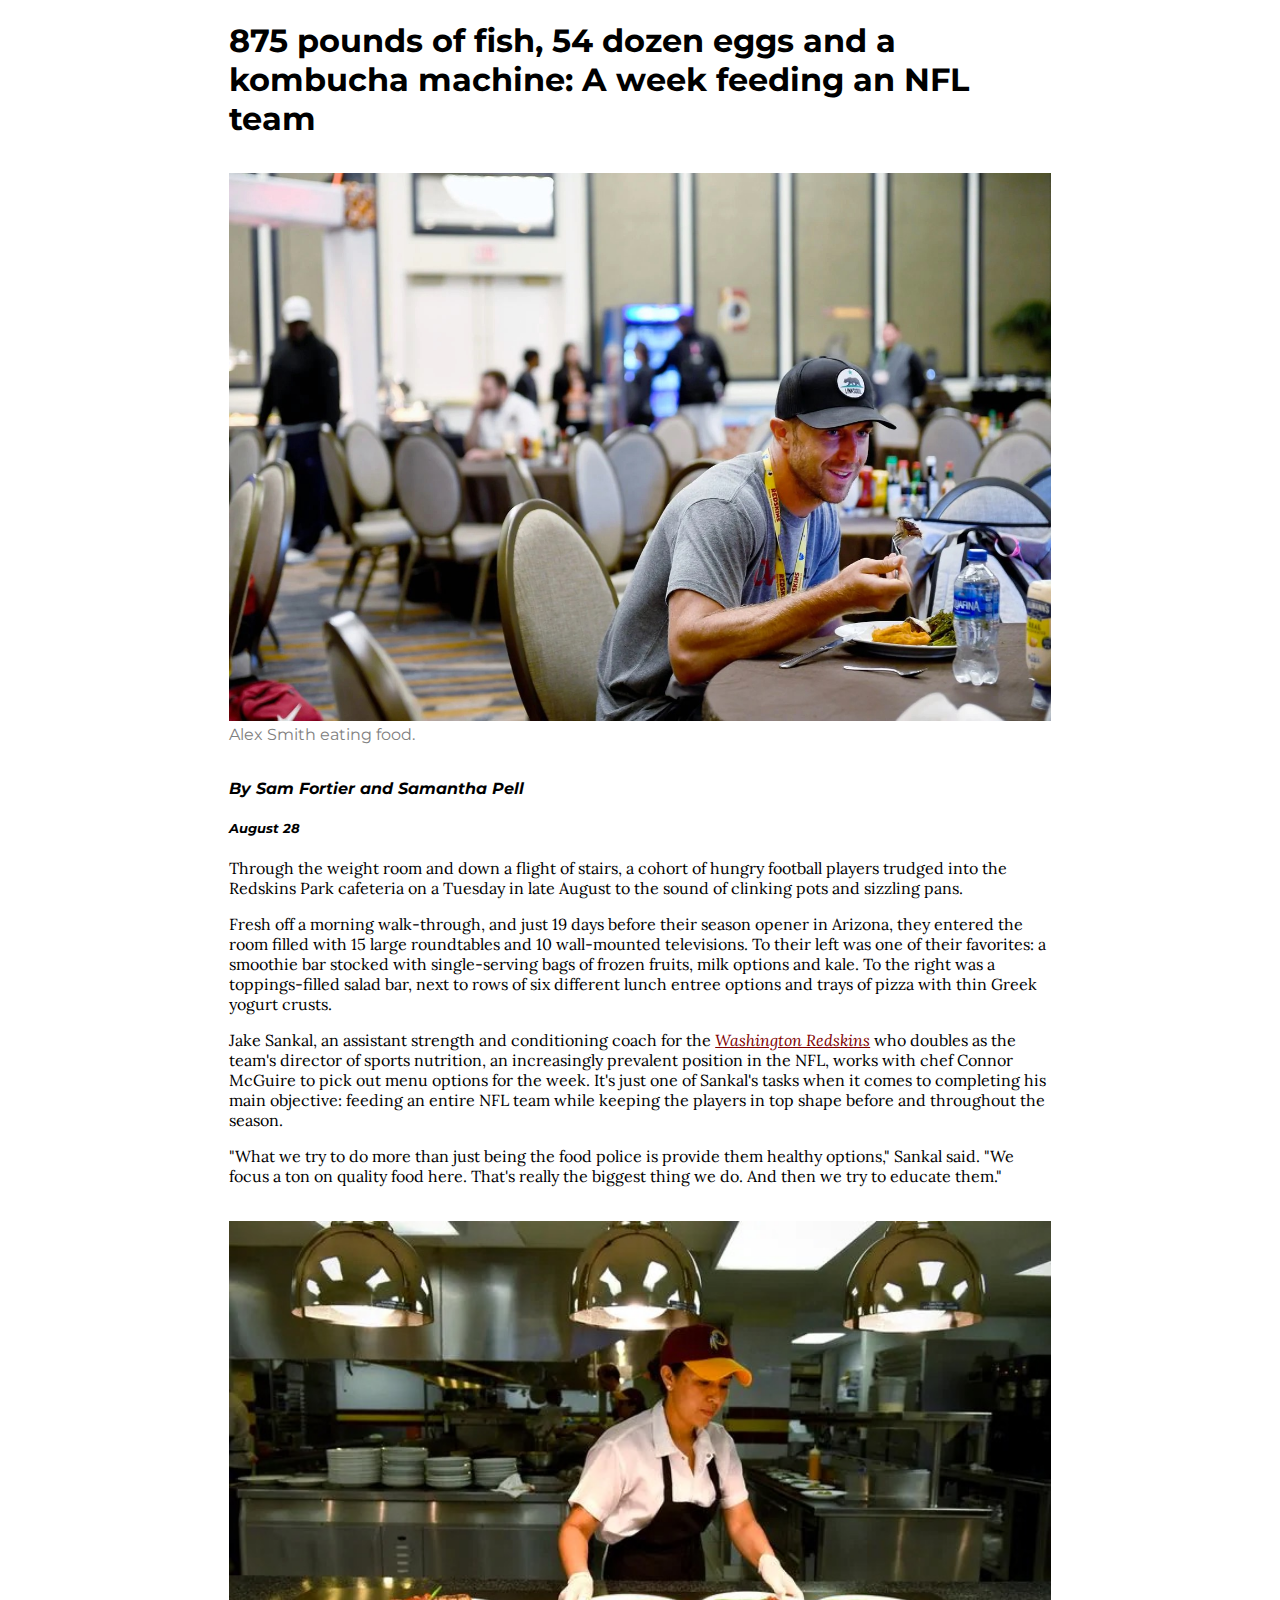
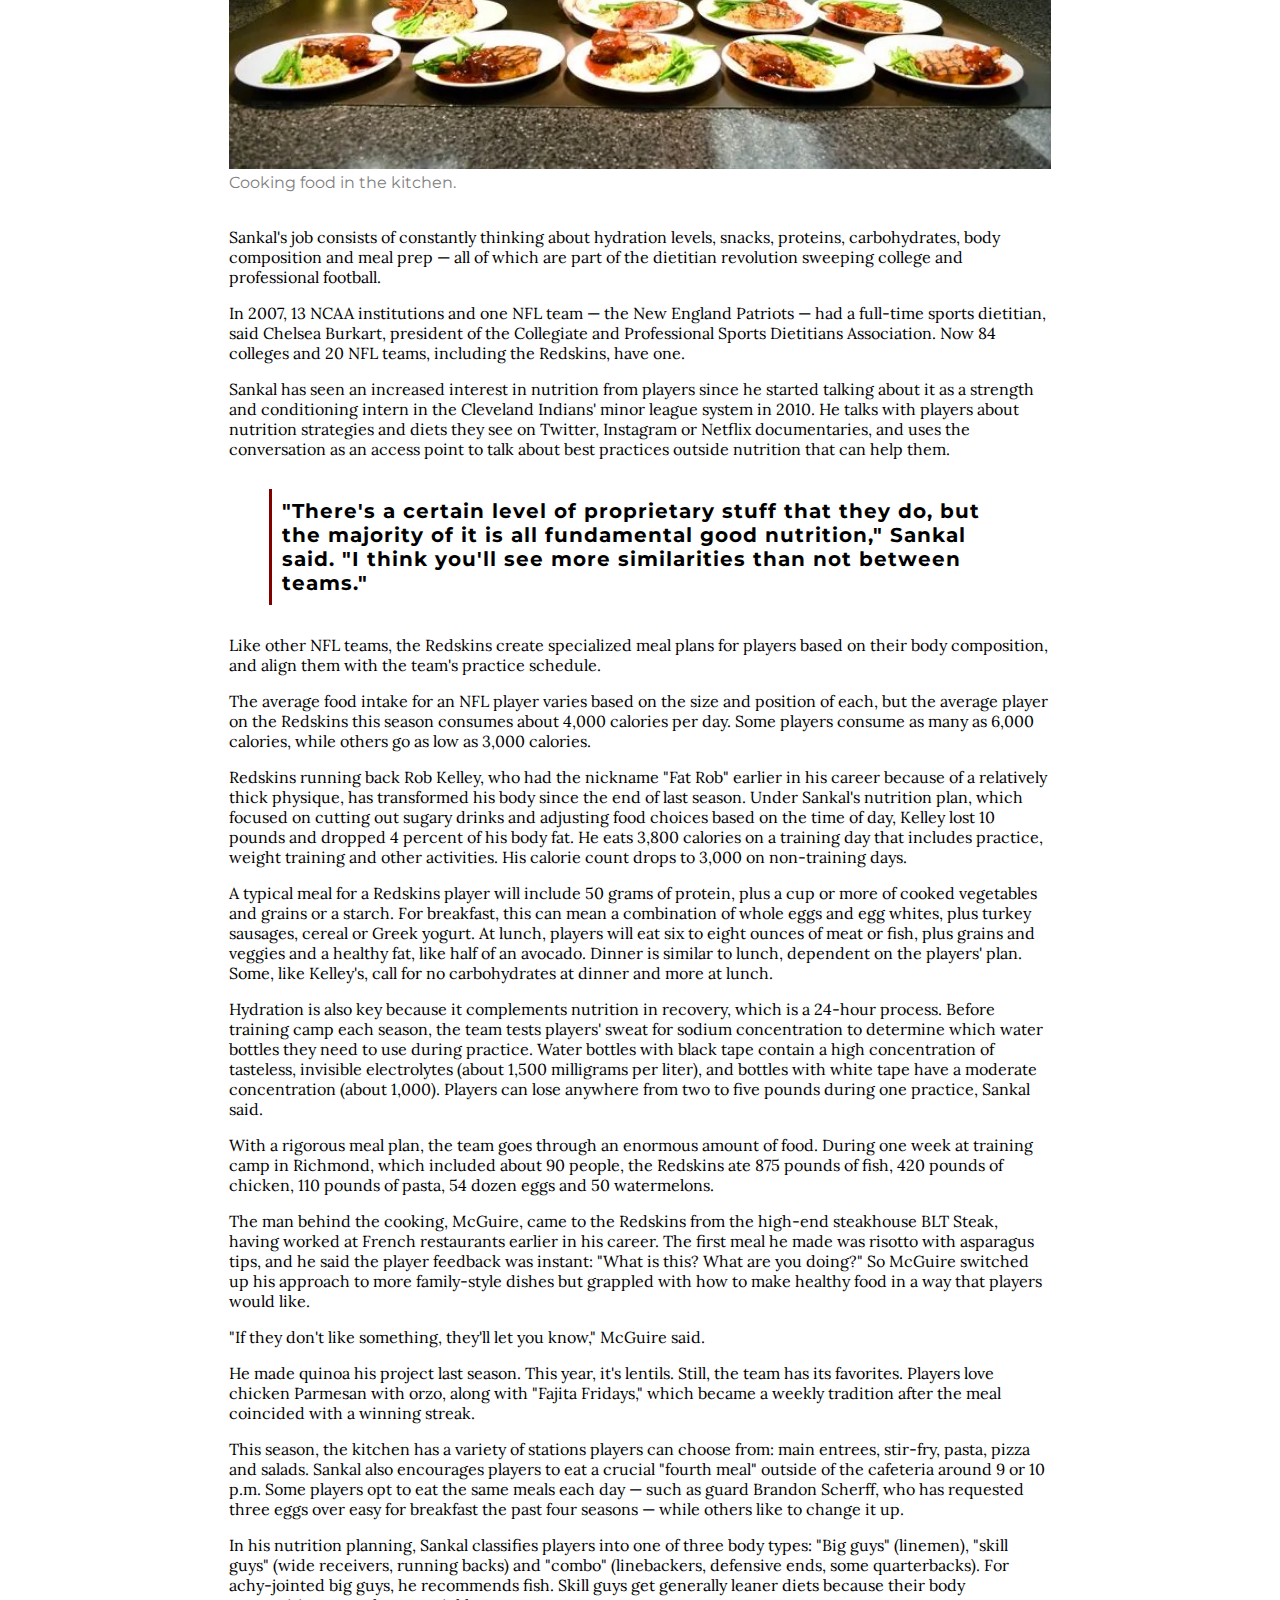
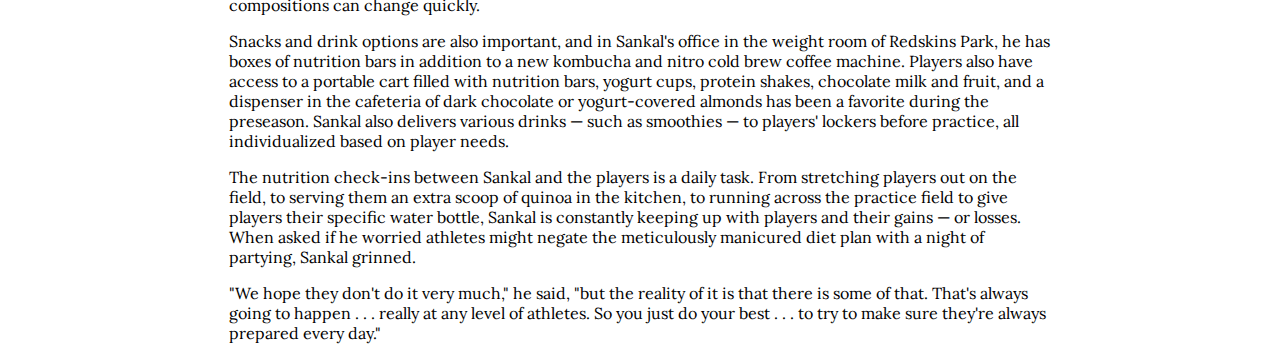
<file: class/midterm-review/index.html>
<!DOCTYPE html>
<html lang = "en">
<head>
    <title>Feeding an NFL team</title>
    <link href="styles.css" type="text/css" rel="stylesheet"/>
    <meta charset="utf-8">
    <meta name="viewport" content="width=device-width, initial-scale=1.0, user-scalable=no">
    <link rel="preconnect" href="https://fonts.googleapis.com">
    <link rel="preconnect" href="https://fonts.gstatic.com" crossorigin>
    <link href="https://fonts.googleapis.com/css2?family=Lora:ital,wght@0,400;0,700;1,400&family=Montserrat:ital,wght@0,400;0,700;1,400&display=swap" rel="stylesheet">
</head>
<body>
    <div id = 'content' class="content-wrapper">
        <h1>875 pounds of fish, 54 dozen eggs and a kombucha machine: A week feeding an NFL team</h1>
        <div class = "image-wrapper">
            <img class = "topper-image" src="img/redskins-food-image1.jpg" alt="Alex Smith eating food." />
            <p class = "caption">Alex Smith eating food.</p>
        </div>
        <h4>By Sam Fortier and Samantha Pell</h4>
        <h5>August 28</h5>
        <!-- STORY START-->
        <p>Through the weight room and down a flight of stairs, a cohort of hungry football players trudged into the Redskins Park cafeteria on a Tuesday in late August to the sound of clinking pots and sizzling pans.
        </p>
        <p>Fresh off a morning walk-through, and just 19 days before their season opener in Arizona, they entered the room filled with 15 large roundtables and 10 wall-mounted televisions. To their left was one of their favorites: a smoothie bar stocked with single-serving bags of frozen fruits, milk options and kale. To the right was a toppings-filled salad bar, next to rows of six different lunch entree options and trays of pizza with thin Greek yogurt crusts.
        </p>
        <p>Jake Sankal, an assistant strength and conditioning coach for the <a href="https://www.washingtonpost.com/sports/redskins/?itid=lk_inline_manual_5" target="_blank">Washington Redskins</a> who doubles as the team's director of sports nutrition, an increasingly prevalent position in the NFL, works with chef Connor McGuire to pick out menu options for the week. It's just one of Sankal's tasks when it comes to completing his main objective: feeding an entire NFL team while keeping the players in top shape before and throughout the season.
        </p>
        <p>"What we try to do more than just being the food police is provide them healthy options," Sankal said. "We focus a ton on quality food here. That's really the biggest thing we do. And then we try to educate them."
        </p>
        <div class = "image-wrapper topper-image">
            <img class = "topper-image" src="img/redskins-food-image2.jpg" alt="Cooking food." />
            <p class = "caption">Cooking food in the kitchen.</p>
        </div>
        <p>Sankal's job consists of constantly thinking about hydration levels, snacks, proteins, carbohydrates, body composition and meal prep — all of which are part of the dietitian revolution sweeping college and professional football.
        </p>
        <p>In 2007, 13 NCAA institutions and one NFL team — the New England Patriots — had a full-time sports dietitian, said Chelsea Burkart, president of the Collegiate and Professional Sports Dietitians Association. Now 84 colleges and 20 NFL teams, including the Redskins, have one.
        </p>
        <p>Sankal has seen an increased interest in nutrition from players since he started talking about it as a strength and conditioning intern in the Cleveland Indians' minor league system in 2010. He talks with players about nutrition strategies and diets they see on Twitter, Instagram or Netflix documentaries, and uses the conversation as an access point to talk about best practices outside nutrition that can help them.
        </p>

        <blockquote>"There's a certain level of proprietary stuff that they do, but the majority of it is all fundamental good nutrition," Sankal said. "I think you'll see more similarities than not between teams."
        </blockquote>

        <p>Like other NFL teams, the Redskins create specialized meal plans for players based on their body composition, and align them with the team's practice schedule.
        </p>
        <p>The average food intake for an NFL player varies based on the size and position of each, but the average player on the Redskins this season consumes about 4,000 calories per day. Some players consume as many as 6,000 calories, while others go as low as 3,000 calories.
        </p>
        <p>Redskins running back Rob Kelley, who had the nickname "Fat Rob" earlier in his career because of a relatively thick physique, has transformed his body since the end of last season. Under Sankal's nutrition plan, which focused on cutting out sugary drinks and adjusting food choices based on the time of day, Kelley lost 10 pounds and dropped 4 percent of his body fat. He eats 3,800 calories on a training day that includes practice, weight training and other activities. His calorie count drops to 3,000 on non-training days.
        </p>
        <p>A typical meal for a Redskins player will include 50 grams of protein, plus a cup or more of cooked vegetables and grains or a starch. For breakfast, this can mean a combination of whole eggs and egg whites, plus turkey sausages, cereal or Greek yogurt. At lunch, players will eat six to eight ounces of meat or fish, plus grains and veggies and a healthy fat, like half of an avocado. Dinner is similar to lunch, dependent on the players' plan. Some, like Kelley's, call for no carbohydrates at dinner and more at lunch.
        </p>
        <p>Hydration is also key because it complements nutrition in recovery, which is a 24-hour process. Before training camp each season, the team tests players' sweat for sodium concentration to determine which water bottles they need to use during practice. Water bottles with black tape contain a high concentration of tasteless, invisible electrolytes (about 1,500 milligrams per liter), and bottles with white tape have a moderate concentration (about 1,000). Players can lose anywhere from two to five pounds during one practice, Sankal said.
        </p>
        <p>With a rigorous meal plan, the team goes through an enormous amount of food. During one week at training camp in Richmond, which included about 90 people, the Redskins ate 875 pounds of fish, 420 pounds of chicken, 110 pounds of pasta, 54 dozen eggs and 50 watermelons.
        </p>
        <p>The man behind the cooking, McGuire, came to the Redskins from the high-end steakhouse BLT Steak, having worked at French restaurants earlier in his career. The first meal he made was risotto with asparagus tips, and he said the player feedback was instant: "What is this? What are you doing?" So McGuire switched up his approach to more family-style dishes but grappled with how to make healthy food in a way that players would like.
        </p>
        <p>"If they don't like something, they'll let you know," McGuire said.
        </p>
        <p>He made quinoa his project last season. This year, it's lentils. Still, the team has its favorites. Players love chicken Parmesan with orzo, along with "Fajita Fridays," which became a weekly tradition after the meal coincided with a winning streak.
        </p>
        <p>This season, the kitchen has a variety of stations players can choose from: main entrees, stir-fry, pasta, pizza and salads. Sankal also encourages players to eat a crucial "fourth meal" outside of the cafeteria around 9 or 10 p.m. Some players opt to eat the same meals each day — such as guard Brandon Scherff, who has requested three eggs over easy for breakfast the past four seasons — while others like to change it up.
        </p>
        <p>In his nutrition planning, Sankal classifies players into one of three body types: "Big guys" (linemen), "skill guys" (wide receivers, running backs) and "combo" (linebackers, defensive ends, some quarterbacks). For achy-jointed big guys, he recommends fish. Skill guys get generally leaner diets because their body compositions can change quickly.
        </p>
        <p>Snacks and drink options are also important, and in Sankal's office in the weight room of Redskins Park, he has boxes of nutrition bars in addition to a new kombucha and nitro cold brew coffee machine. Players also have access to a portable cart filled with nutrition bars, yogurt cups, protein shakes, chocolate milk and fruit, and a dispenser in the cafeteria of dark chocolate or yogurt-covered almonds has been a favorite during the preseason. Sankal also delivers various drinks — such as smoothies — to players' lockers before practice, all individualized based on player needs.
        </p>
        <p>The nutrition check-ins between Sankal and the players is a daily task. From stretching players out on the field, to serving them an extra scoop of quinoa in the kitchen, to running across the practice field to give players their specific water bottle, Sankal is constantly keeping up with players and their gains — or losses. When asked if he worried athletes might negate the meticulously manicured diet plan with a night of partying, Sankal grinned.
        </p>
        <p>"We hope they don't do it very much," he said, "but the reality of it is that there is some of that. That's always going to happen . . . really at any level of athletes. So you just do your best . . . to try to make sure they're always prepared every day."
        </p>
    </div>
</body>
</html>
</file>
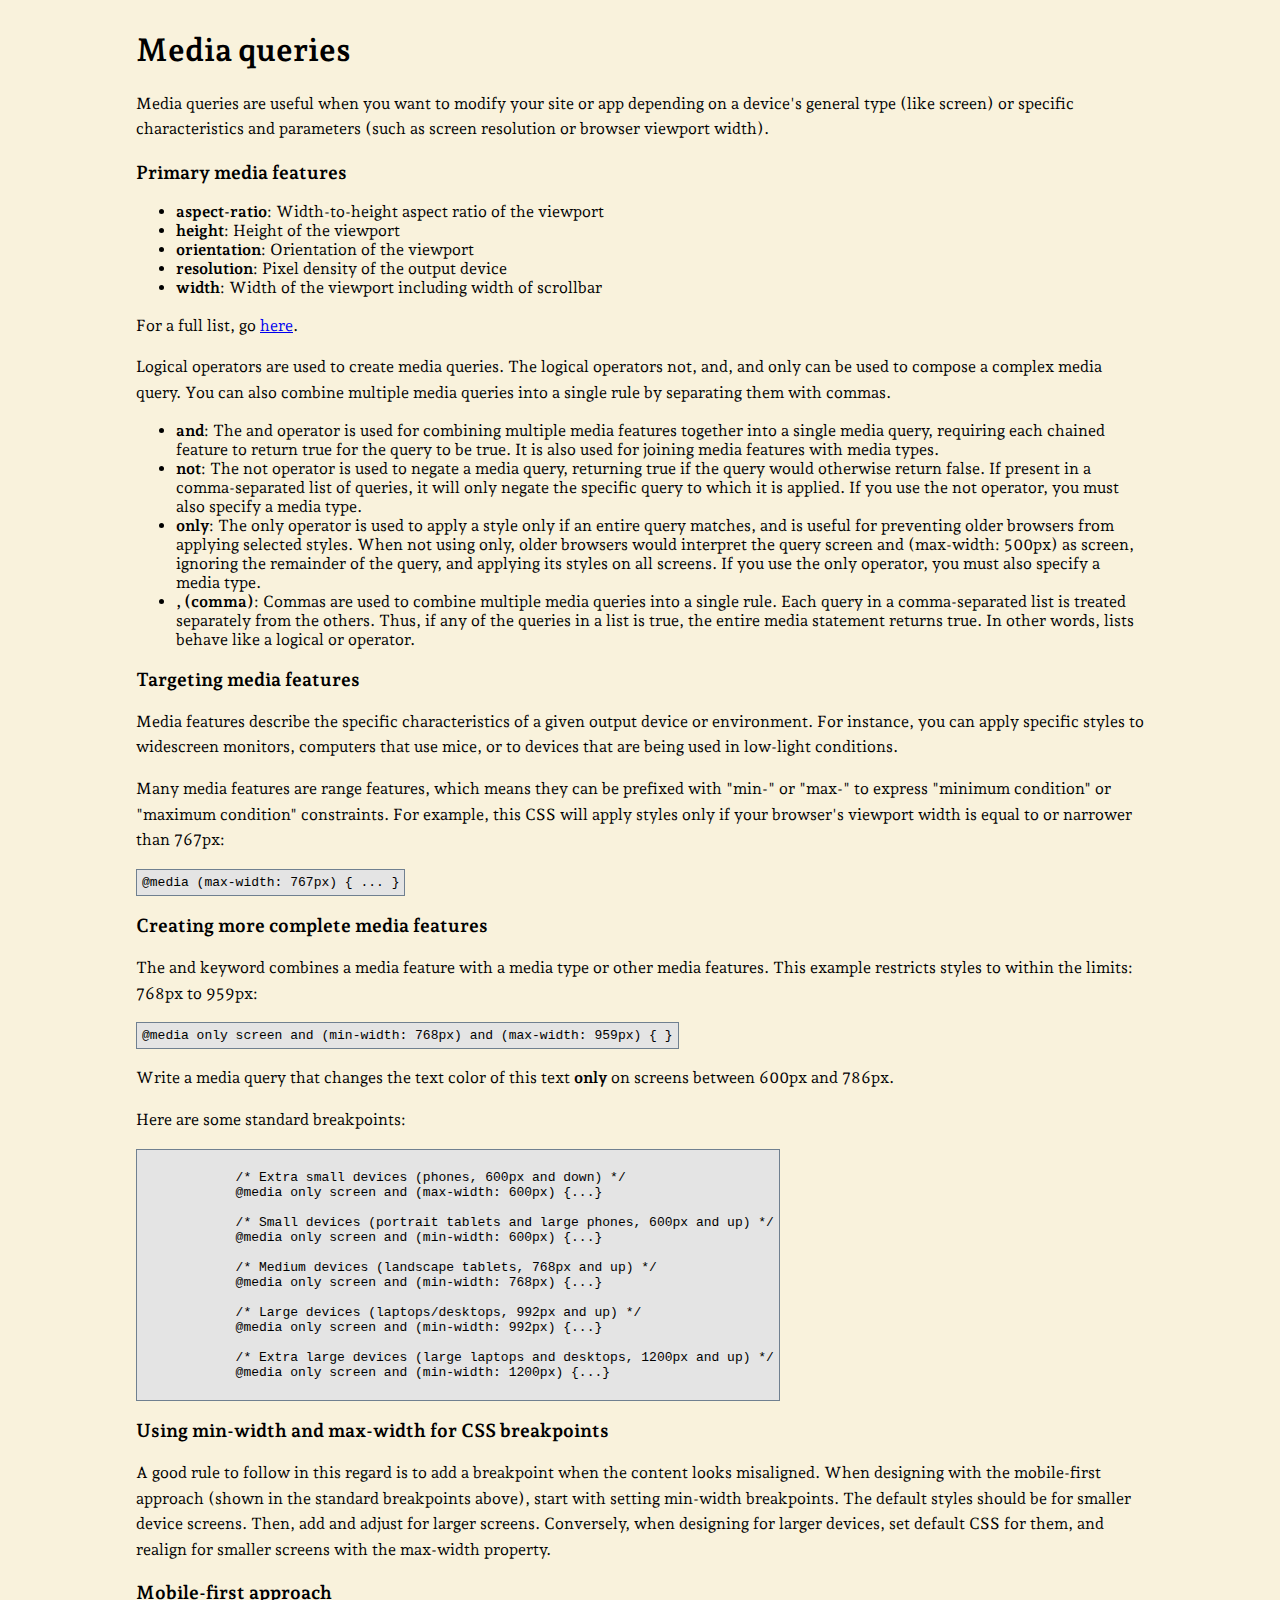
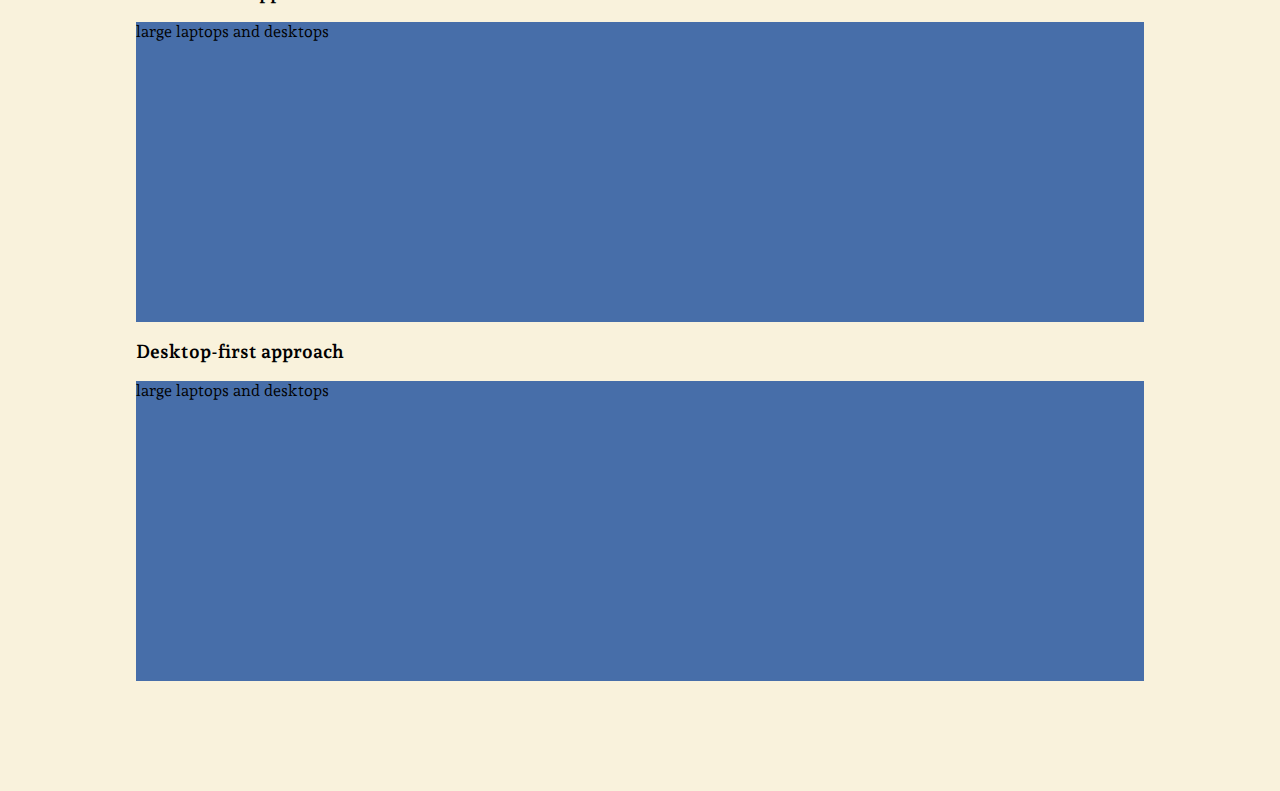
<file: class/flexbox-exercises/exercise-0/index.html>
<!DOCTYPE html>
<html lang="en">
    <head>
        <meta charset="utf-8">
        <meta name="viewport" content="width=device-width, initial-scale=1">
        <link rel="stylesheet" href="../base.css">
        <link rel="stylesheet" href="style.css">
        <link rel="preconnect" href="https://fonts.googleapis.com">
        <link rel="preconnect" href="https://fonts.gstatic.com" crossorigin>
        <link href="https://fonts.googleapis.com/css2?family=Andada+Pro:ital,wght@0,400;0,700;1,400&display=swap" rel="stylesheet">

        <title>Media queries</title>
        <meta name="description" content="Examples to follow for learning Flexbox.">
    </head>
    <body>
        <div class="instruction">
            <h1>Media queries</h1>
            <p>Media queries are useful when you want to modify your site or app depending on a device's general type (like screen) or specific characteristics and parameters (such as screen resolution or browser viewport width).</p>

            <h3>Primary media features</h3>
            <ul>
                <li><strong>aspect-ratio</strong>: Width-to-height aspect ratio of the viewport</li>
                <li><strong>height</strong>: Height of the viewport</li>
                <li><strong>orientation</strong>: Orientation of the viewport</li>
                <li><strong>resolution</strong>: Pixel density of the output device</li>
                <li><strong>width</strong>: Width of the viewport including width of scrollbar</li>
            </ul>
            <p>For a full list, go <a href="https://developer.mozilla.org/en-US/docs/Web/CSS/Media_Queries/Using_media_queries#media_features">here</a>.</p>
            <p>Logical operators are used to create media queries. The logical operators not, and, and only can be used to compose a complex media query. You can also combine multiple media queries into a single rule by separating them with commas.</p>
            <ul>
                <li><strong>and</strong>: The and operator is used for combining multiple media features together into a single media query, requiring each chained feature to return true for the query to be true. It is also used for joining media features with media types.</li>
                <li><strong>not</strong>: The not operator is used to negate a media query, returning true if the query would otherwise return false. If present in a comma-separated list of queries, it will only negate the specific query to which it is applied. If you use the not operator, you must also specify a media type.</li>
                <li><strong>only</strong>: The only operator is used to apply a style only if an entire query matches, and is useful for preventing older browsers from applying selected styles. When not using only, older browsers would interpret the query screen and (max-width: 500px) as screen, ignoring the remainder of the query, and applying its styles on all screens. If you use the only operator, you must also specify a media type.</li>
                <li><strong>, (comma)</strong>: Commas are used to combine multiple media queries into a single rule. Each query in a comma-separated list is treated separately from the others. Thus, if any of the queries in a list is true, the entire media statement returns true. In other words, lists behave like a logical or operator.</li>
            </ul>

            <h3>Targeting media features</h3>
            <p>Media features describe the specific characteristics of a given output device or environment. For instance, you can apply specific styles to widescreen monitors, computers that use mice, or to devices that are being used in low-light conditions.</p>
            <p>Many media features are range features, which means they can be prefixed with "min-" or "max-" to express "minimum condition" or "maximum condition" constraints. For example, this CSS will apply styles only if your browser's viewport width is equal to or narrower than 767px:</p>
            <pre><code>@media (max-width: 767px) { ... }</code></pre>

            <h3>Creating more complete media features</h3>
            <p>The and keyword combines a media feature with a media type or other media features. This example restricts styles to within the limits: 768px to 959px:</p>
            <pre><code>@media only screen and (min-width: 768px) and (max-width: 959px) { }</code></pre>

            <p class="media-query-text">Write a media query that changes the text color of this text <strong>only</strong> on screens between 600px and 786px.</p>

            <p>Here are some standard breakpoints:</p>
            <pre><code>
            /* Extra small devices (phones, 600px and down) */
            @media only screen and (max-width: 600px) {...}

            /* Small devices (portrait tablets and large phones, 600px and up) */
            @media only screen and (min-width: 600px) {...}

            /* Medium devices (landscape tablets, 768px and up) */
            @media only screen and (min-width: 768px) {...}

            /* Large devices (laptops/desktops, 992px and up) */
            @media only screen and (min-width: 992px) {...}

            /* Extra large devices (large laptops and desktops, 1200px and up) */
            @media only screen and (min-width: 1200px) {...}
            </code></pre>

            <h3>Using min-width and max-width for CSS breakpoints</h3>
            <p>A good rule to follow in this regard is to add a breakpoint when the content looks misaligned. When designing with the mobile-first approach (shown in the standard breakpoints above), start with setting min-width breakpoints. The default styles should be for smaller device screens. Then, add and adjust for larger screens. Conversely, when designing for larger devices, set default CSS for them, and realign for smaller screens with the max-width property.</p>
            <h3>Mobile-first approach</h3>
            <div class="media-query-example-mobile"></div>
            <h3>Desktop-first approach</h3>
            <!-- Use the CSS to create the desktop-first version of the same media queries -->
            <div class="media-query-example-desktop"></div>
        </div>
    </body>
</html>
</file>
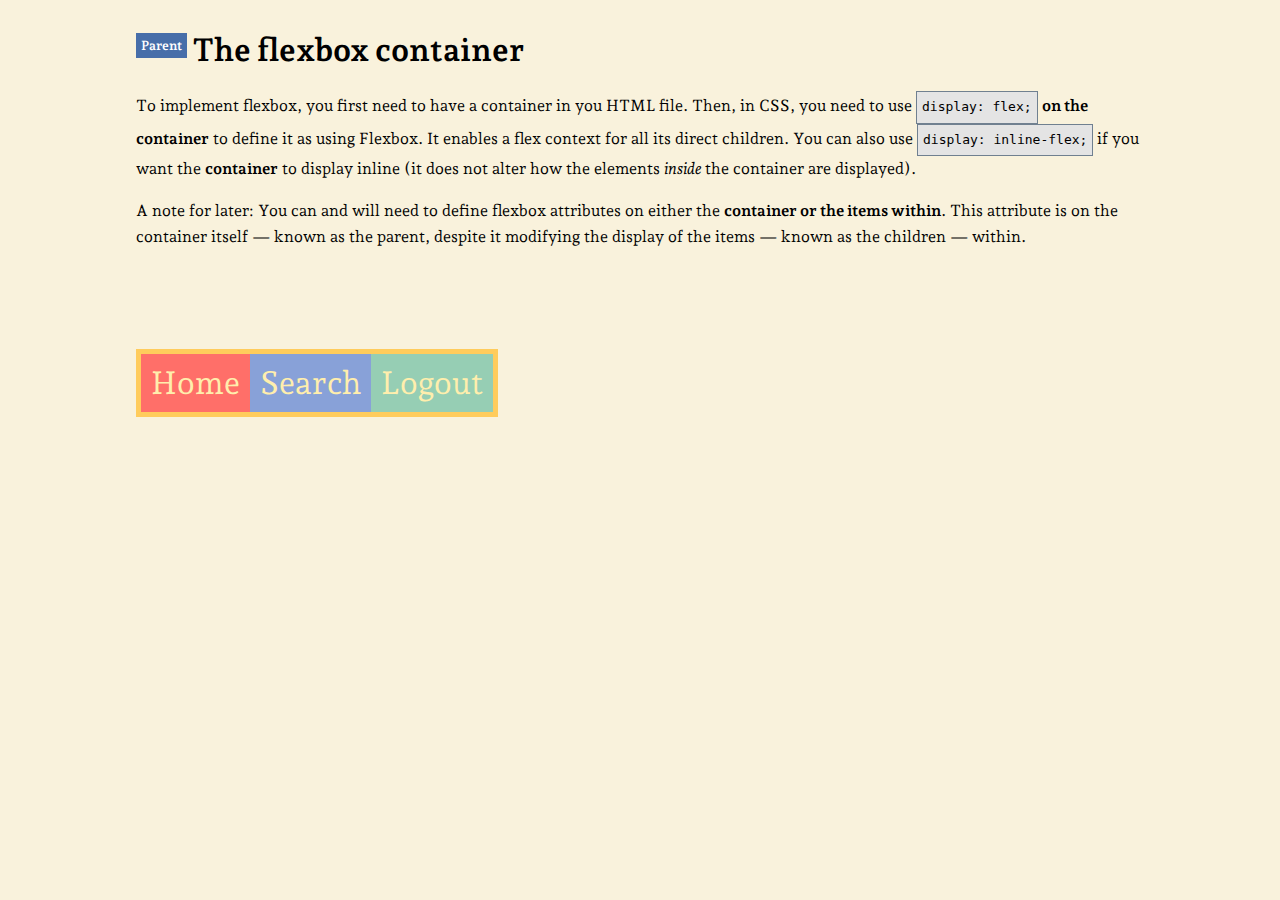
<file: class/flexbox-exercises/exercise-1/index.html>
<!DOCTYPE html>
<html lang="en">
    <head>
        <meta charset="utf-8">
        <meta name="viewport" content="width=device-width, initial-scale=1">
        <link rel="stylesheet" href="../base.css">
        <link rel="stylesheet" href="style.css">
        <link rel="preconnect" href="https://fonts.googleapis.com">
        <link rel="preconnect" href="https://fonts.gstatic.com" crossorigin>
        <link href="https://fonts.googleapis.com/css2?family=Andada+Pro:ital,wght@0,400;0,700;1,400&display=swap" rel="stylesheet">

        <title>Flexbox Example 1: Your first flexbox grid</title>
        <meta name="description" content="Examples to follow for learning Flexbox.">
    </head>
    <body>
        <div class="instruction">
            <h1><sup class="parent">Parent</sup>The flexbox container</h1>
            <p>To implement flexbox, you first need to have a container in you HTML file. Then, in CSS, you need to use <code>display: flex;</code> <strong>on the container</strong> to define it as using Flexbox. It enables a flex context for all its direct children. You can also use <code>display: inline-flex;</code> if you want the <strong>container</strong> to display inline (it does not alter how the elements <i>inside</i> the container are displayed).</p>
            <p>A note for later: You can and will need to define flexbox attributes on either the <strong>container or the items within</strong>. This attribute is on the container itself — known as the parent, despite it modifying the display of the items — known as the children — within.</p>
        </div>
        <nav class="container">
            <div>Home</div>
            <div>Search</div>
            <div>Logout</div>
        </nav>
    </body>
</html>
</file>
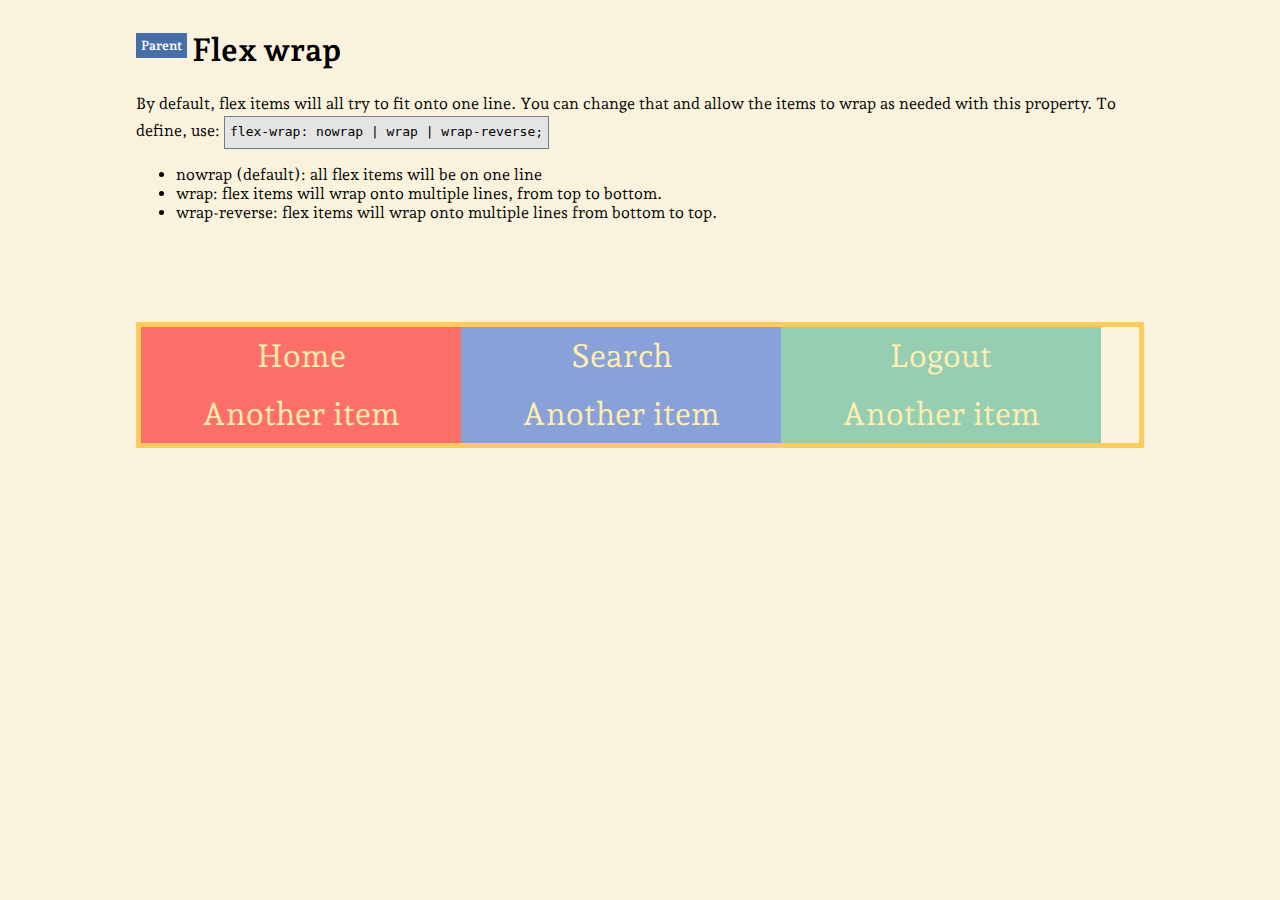
<file: class/flexbox-exercises/exercise-3/index.html>
<!DOCTYPE html>
<html lang="en">
    <head>
        <meta charset="utf-8">
        <meta name="viewport" content="width=device-width, initial-scale=1">
        <link rel="stylesheet" href="../base.css">
        <link rel="stylesheet" href="style.css">
        <link rel="preconnect" href="https://fonts.googleapis.com">
        <link rel="preconnect" href="https://fonts.gstatic.com" crossorigin>
        <link href="https://fonts.googleapis.com/css2?family=Andada+Pro:ital,wght@0,400;0,700;1,400&display=swap" rel="stylesheet">

        <title>Flexbox Example 3: Flex wrap</title>
        <meta name="description" content="Examples to follow for learning Flexbox.">
    </head>
    <body>
        <div class="instruction">
            <h1><sup class="parent">Parent</sup>Flex wrap</h1>
            <p>By default, flex items will all try to fit onto one line. You can change that and allow the items to wrap as needed with this property. To define, use: <code>flex-wrap: nowrap | wrap | wrap-reverse;</code></p>
            <ul>
                <li>nowrap (default): all flex items will be on one line</li>
                <li>wrap: flex items will wrap onto multiple lines, from top to bottom.</li>
                <li>wrap-reverse: flex items will wrap onto multiple lines from bottom to top.</li>
            </ul>
        </div>
        <nav class="container">
            <div>Home</div>
            <div>Search</div>
            <div>Logout</div>
            <div>Another item</div>
            <div>Another item</div>
            <div>Another item</div>
        </nav>
    </body>
</html>
</file>
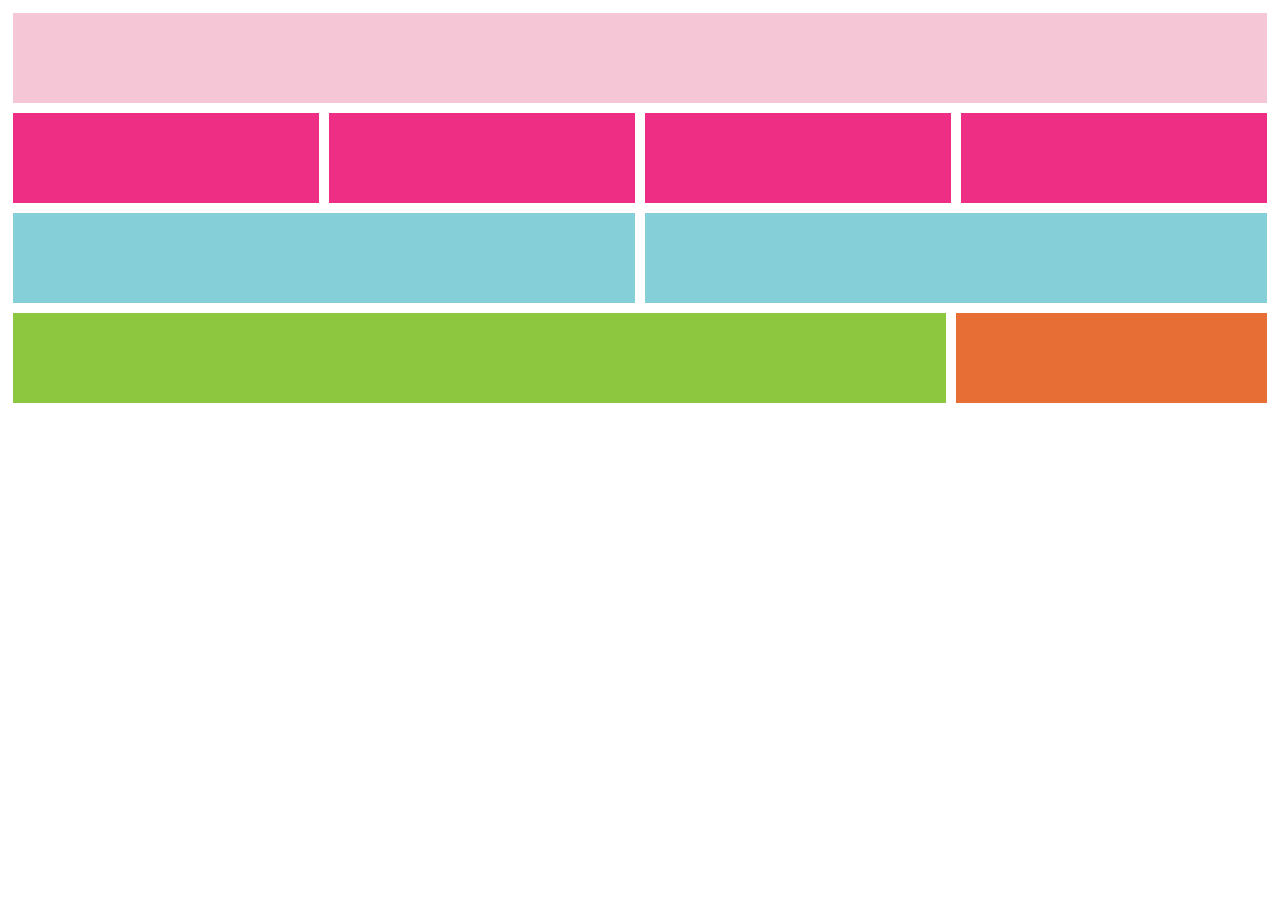
<file: class/flexbox-exercises/flexbox-practice/index.html>
<!DOCTYPE html>
<html lang="en">
    <head>
        <meta charset="utf-8">
        <meta name="viewport" content="width=device-width, initial-scale=1">
        <link rel="stylesheet" href="style.css">
        <link rel="preconnect" href="https://fonts.googleapis.com">
        <link rel="preconnect" href="https://fonts.gstatic.com" crossorigin>
        <link href="https://fonts.googleapis.com/css2?family=Andada+Pro:ital,wght@0,400;0,700;1,400&display=swap" rel="stylesheet">

        <title>Flexbox Practice</title>
        <meta name="description" content="Examples to follow for learning Flexbox.">
    </head>
    <body>
        <div class = "flex-container light-pink">
            <div></div>
        </div>
        <div class = "flex-container dark-pink">
            <div></div>
            <div></div>
            <div></div>
            <div></div>
        </div>
        <div class = "flex-container blue">
            <div></div>
            <div></div>
        </div>
        <div class = "flex-container orange">
            <div id  = "green"></div>
            <div id = "orange"></div>
        </div>
    </body>
</html>
</file>
<file: class/midterm-review/styles.css>
#content{
    margin:0 auto;
    width: 65%;
}
h1, h4, h5{
    font-family: 'Montserrat', Arial, Helvetica, sans-serif;
}
h4, h5{
    font-style: italic;
}
body{
    font-family: 'Lora', serif;
}
.topper-image{
    width: 100%;
}
.image-wrapper p.caption{
    margin-top: 0;
    color: grey;
    font-family: 'Montserrat', Arial, Helvetica, sans-serif;
}
.image-wrapper img{
    width: 100%;
}
.image-wrapper .topper-image{
    margin: 0;
}
.image-wrapper {
    margin: 35px 0;
}
a{
    color: maroon;
    font-style: italic;
}
blockquote{
    font-size: 20px;
    font-weight:bold;
    border-left: 3px solid maroon;
    padding-left: 8px;
    letter-spacing: 1px;
    margin-top: 30px;
    margin-bottom: 30px;
    padding: 10px;
    font-family:'Montserrat', sans-serif;
}
/*font-family: 'Lora', serif;
font-family: 'Montserrat', sans-serif;*/
</file>
<file: class/flexbox-exercises/base.css>
.container > div {
	padding: 10px;
	text-align: center;
	font-size: 2em;
	color: #ffeead;
}

html,
body {
	background-color: #f9f2dc;
	margin: 10px;
	font-family: "Andada Pro", serif;
}

body {
	width: 80%;
	margin: 0 auto 50px;
}

.instruction {
	margin-bottom: 100px;
	display: block;
	clear: both;
	height: auto;
}

.instruction p {
	line-height: 1.6;
}

.clearfix::after {
	content: "";
	clear: both;
	display: table;
}

code {
	background-color: rgb(228, 228, 228);
	padding: 5px;
	display: inline-block;
	border: 1px solid slategrey;
}

.container > div:nth-child(3),
.container > div:nth-child(6) {
	background-color: #96ceb4;
}

.container > div:nth-child(1),
.container > div:nth-child(4) {
	background-color: #ff6f69;
}

.container > div:nth-child(2),
.container > div:nth-child(5) {
	background-color: #88a1d8;
}

sup {
	padding: 5px;
	margin-right: 5px;
	font-size: small;
}

sup.parent {
	background-color: #476ea9;
	color: white;
}

sup.child {
	background-color: #8347a9;
	color: white;
}
</file>
<file: class/flexbox-exercises/exercise-0/style.css>
@media only screen and (min-width: 600px) and (max-width: 787px) {
	.media-query-text{
		color: #ff6f69;
	}
}


.media-query-example-mobile,
.media-query-example-desktop {
	min-height: 300px;
}

/* Extra small devices (phones, 600px and down) */
@media only screen and (max-width: 600px) {
	.media-query-example-mobile {
		background-color: slategrey;
	}

	.media-query-example-mobile::before {
		content: "extra small screens";
	}
}

/* Small devices (portrait tablets and large phones, 600px and up) */
@media only screen and (min-width: 600px) {
	.media-query-example-mobile {
		background-color: #96ceb4;
	}

	.media-query-example-mobile::before {
		content: "portrait tablets and large phones";
	}
}

/* Medium devices (landscape tablets, 768px and up) */
@media only screen and (min-width: 768px) {
	.media-query-example-mobile {
		background-color: #ff6f69;
	}

	.media-query-example-mobile::before {
		content: "landscape tablets";
	}
}

/* Large devices (laptops/desktops, 992px and up) */
@media only screen and (min-width: 992px) {
	.media-query-example-mobile {
		background-color: #88a1d8;
	}

	.media-query-example-mobile::before {
		content: "laptops";
	}
}

/* Extra large devices (large laptops and desktops, 1200px and up) */
@media only screen and (min-width: 1200px) {
	.media-query-example-mobile {
		background-color: #476ea9;
	}

	.media-query-example-mobile::before {
		content: "large laptops and desktops";
	}
}



/* Extra large devices (large laptops and desktops, over 1200px) */
@media only screen and (min-width: 1200px) {
	.media-query-example-desktop {
		background-color: #476ea9;
	}

	.media-query-example-desktop::before {
		content: "large laptops and desktops";
	}
}
/* Large devices (laptops/desktops, up to 1200px) */
@media only screen and (max-width: 1200px) {
	.media-query-example-desktop {
		background-color: #88a1d8;
	}

	.media-query-example-desktop::before {
		content: "laptops";
	}
}

/* Medium devices (landscape tablets, 768px and up to 992px) */
@media only screen and (min-width: 768px) and (max-width: 991px) {
	.media-query-example-desktop {
		background-color: #ff6f69;
	}

	.media-query-example-desktop::before {
		content: "landscape tablets";
	}
}

/* Small devices (portrait tablets and large phones, up to 768px) */
@media only screen and (max-width: 768px) {
	.media-query-example-desktop {
		background-color: #96ceb4;
	}

	.media-query-example-desktop::before {
		content: "portrait tablets and large phones";
	}
}


/* Extra small devices (phones, 600px and down) */
@media only screen and (max-width: 600px){
	.media-query-example-desktop {
		background-color: slategrey;
	}

	.media-query-example-desktop::before {
		content: "extra small screens";
	}
}
</file>
<file: class/flexbox-exercises/exercise-1/style.css>
.container {
	border: 5px solid #ffcc5c;
	display: inline-flex;
}
</file>
<file: class/flexbox-exercises/exercise-3/style.css>
.container {
	border: 5px solid #ffcc5c;
	display: flex;
	flex-wrap: wrap;

}

.container div {
	min-width: 300px;
}
</file>
<file: class/flexbox-exercises/flexbox-practice/style.css>
.flex-container{
    display: flex;
    justify-content: space-between;
    min-height: 100px;
    width: 100%;

}
.flex-container div {
    border: 5px solid white;
}

.light-pink div {
    background-color: #F5C6D6;
    flex-grow: 1;
}
.dark-pink div {
    background-color: #EE2E84;
    flex-grow: 1;
}
.blue div {
    background-color: #85CFD8;
    flex-grow: 1;
}

#orange {
    background-color: #E76E34;
    flex-grow: 1;
}

#green {
    background-color: #8DC63F;
    flex-grow: 3;
}
</file>
